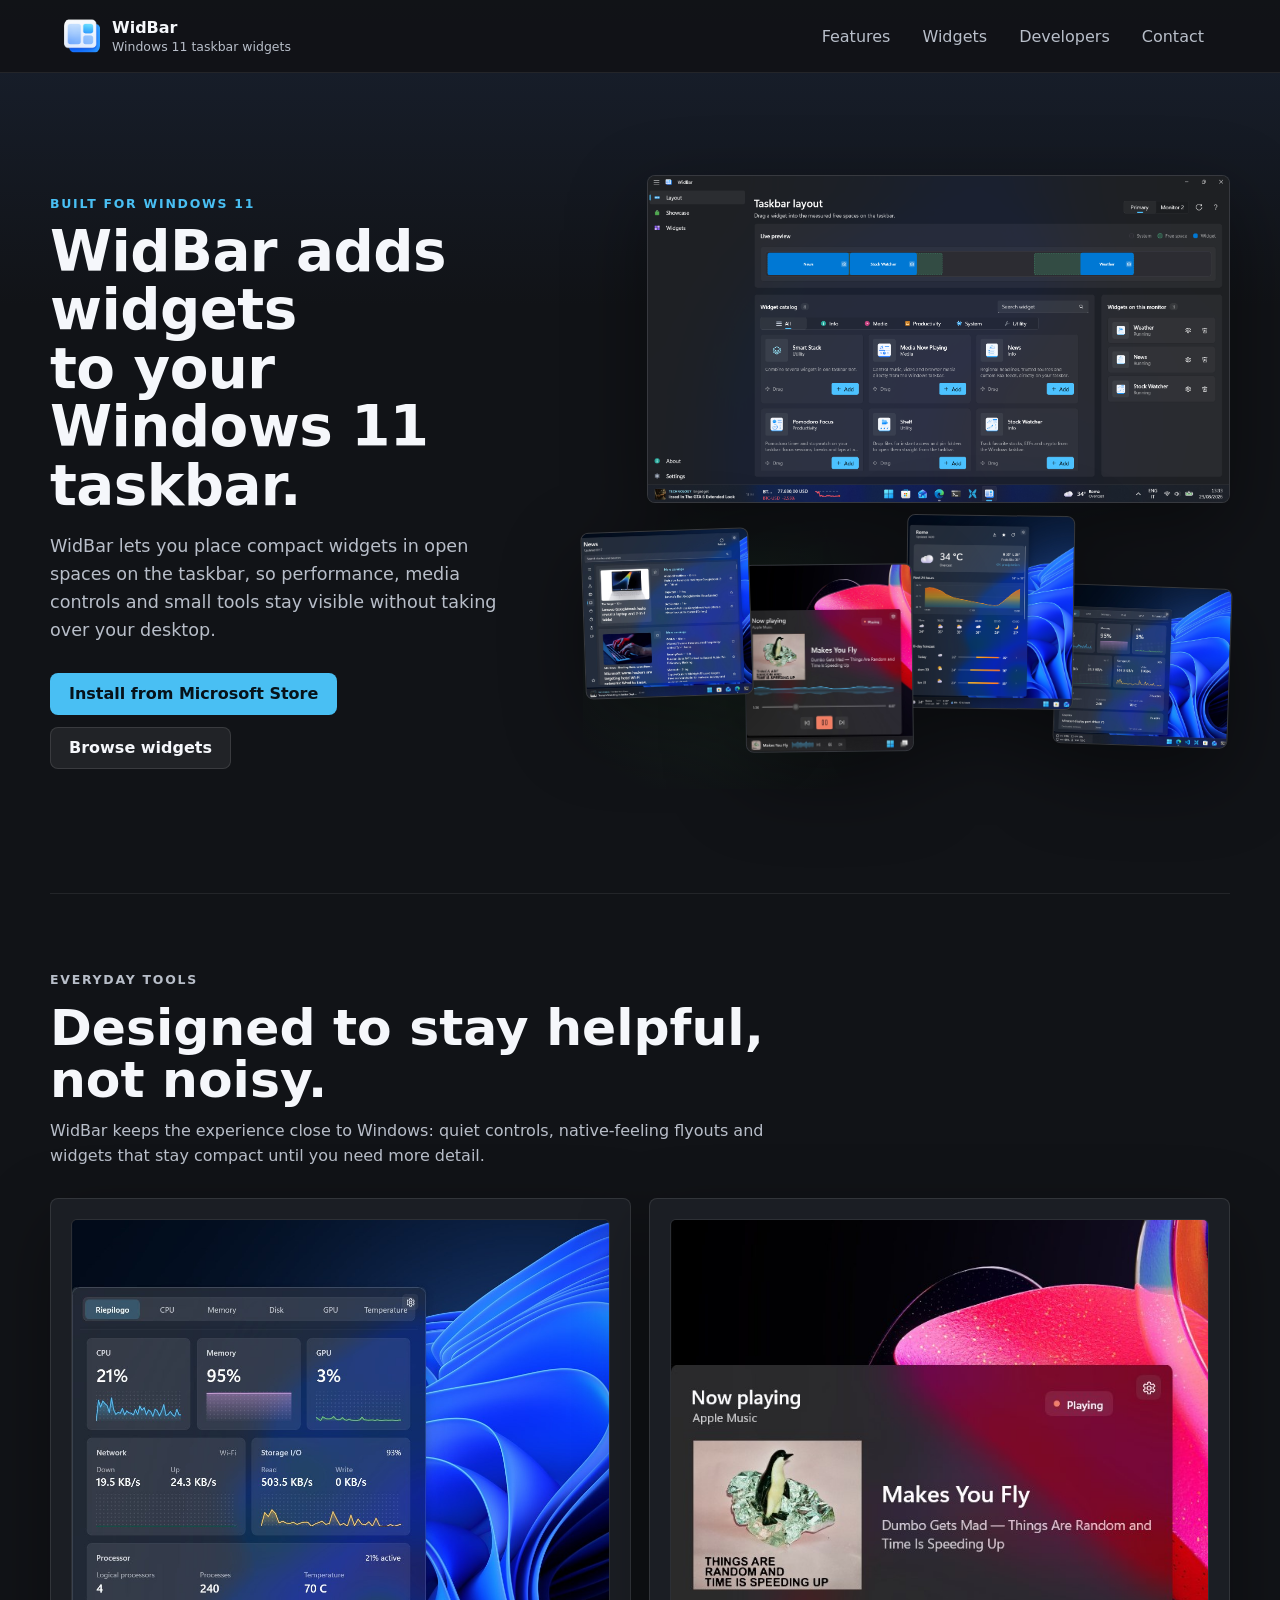
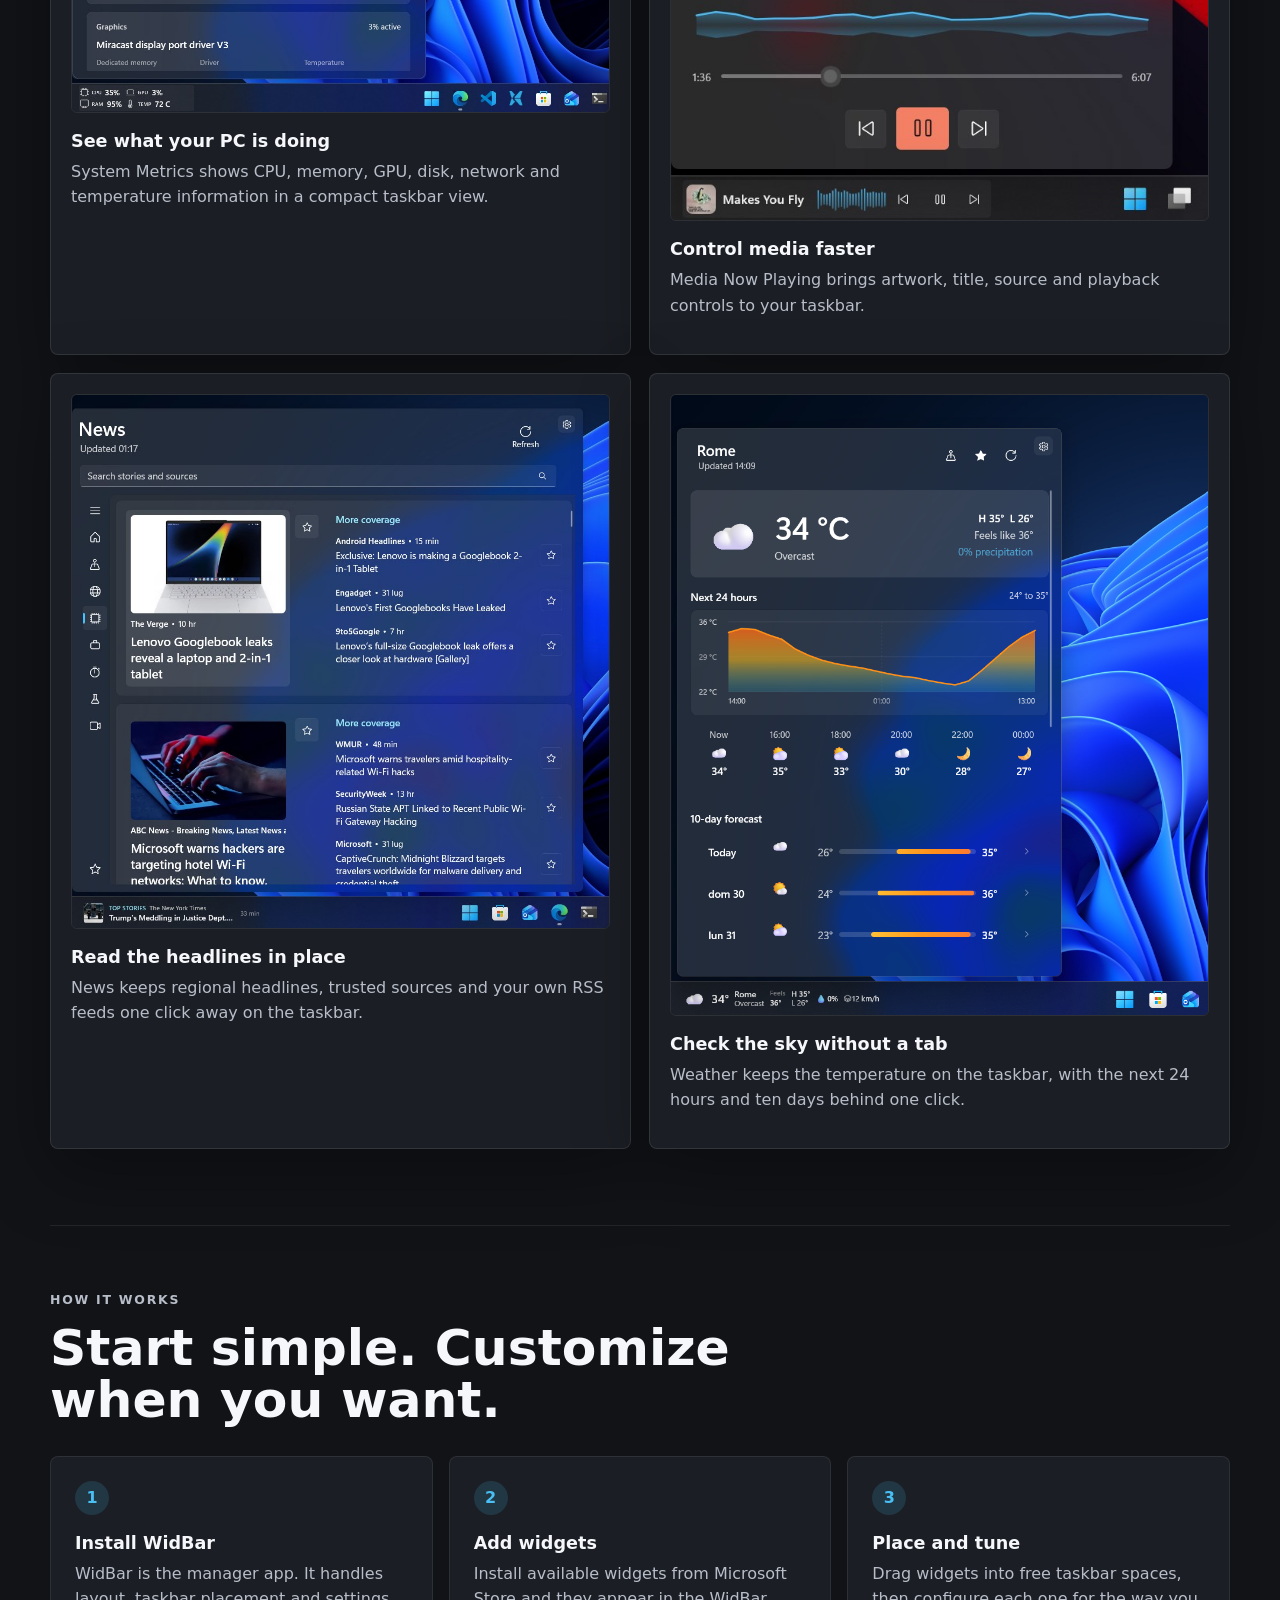
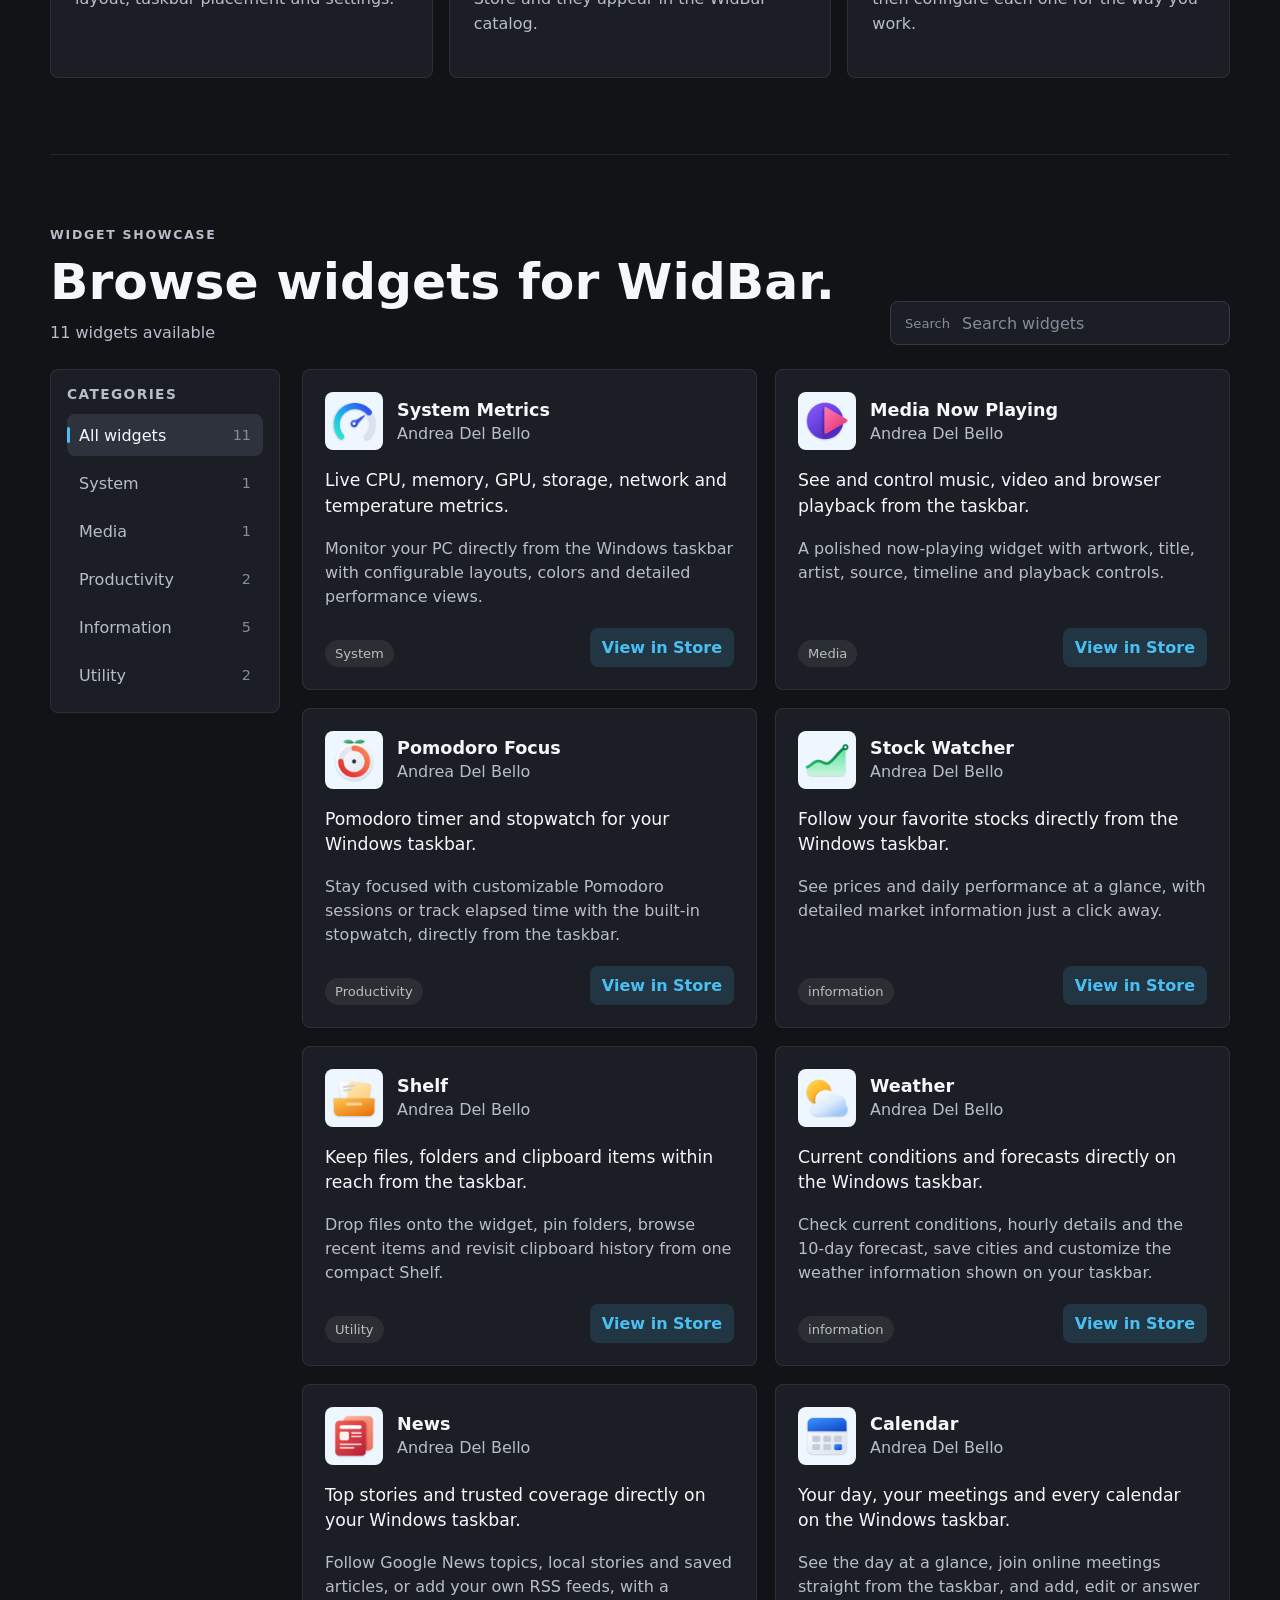
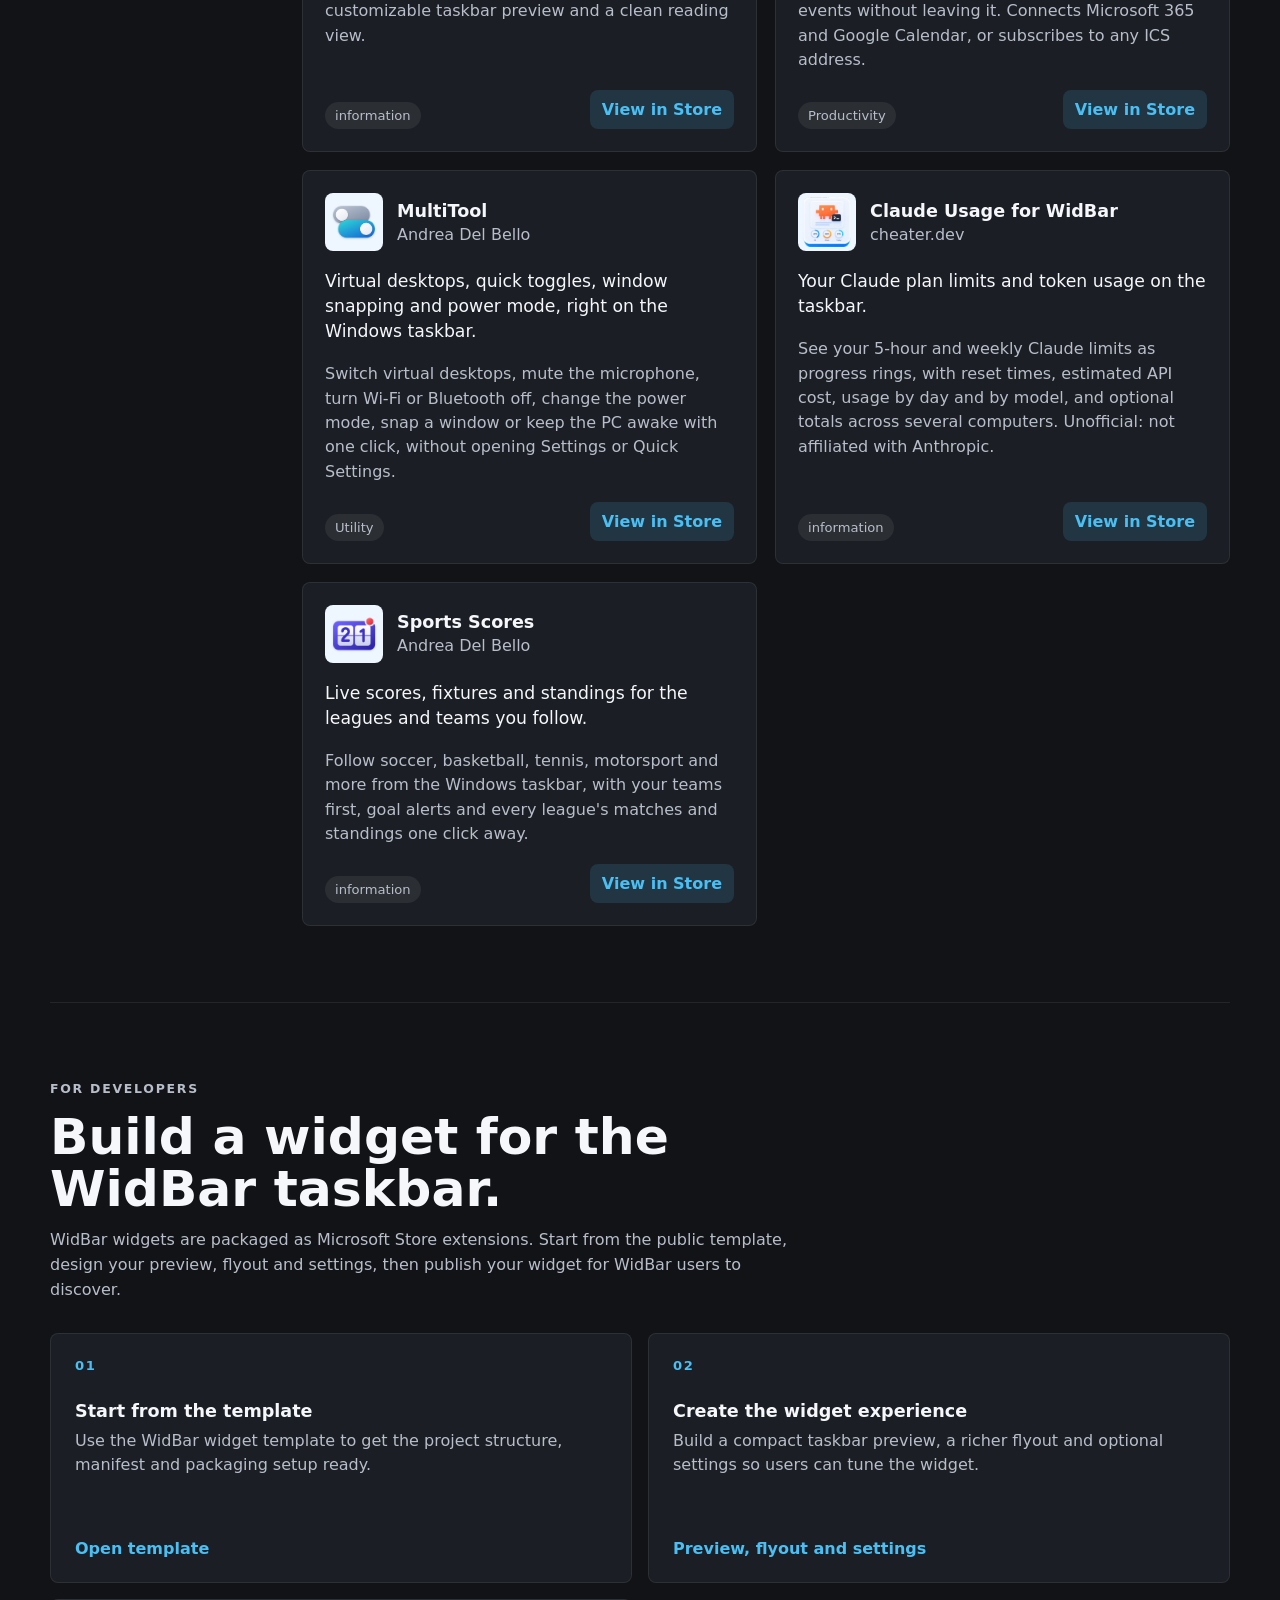
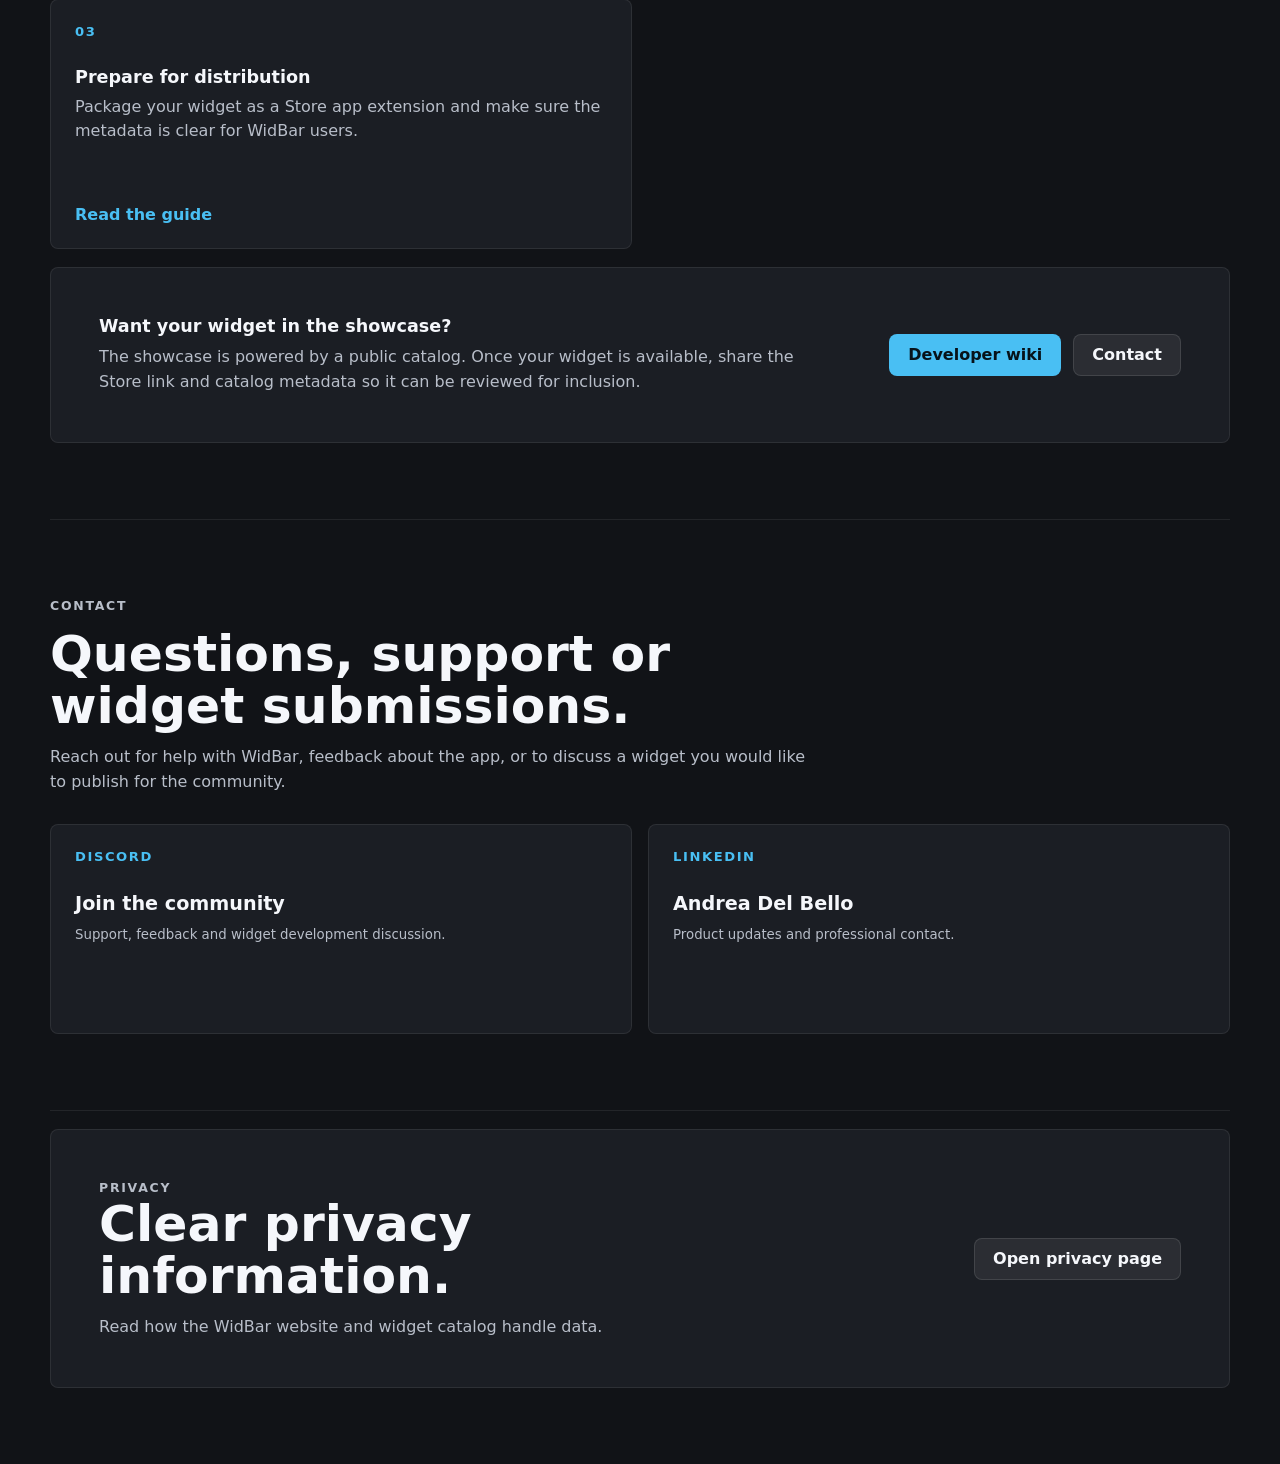
<file: index.html>
<!doctype html>
<html lang="en">
<head>
  <meta charset="utf-8">
  <meta name="viewport" content="width=device-width, initial-scale=1">
  <meta name="color-scheme" content="dark">
  <title>WidBar - Windows taskbar widgets</title>
  <meta name="description" content="WidBar adds clean, customizable widgets to the Windows 11 taskbar. Browse available widgets and install them from Microsoft Store.">
  <link rel="icon" href="assets/widbar-logo.png">
  <link rel="stylesheet" href="styles.css?v=6">
</head>
<body>
  <header class="site-header">
    <a class="brand" href="https://apps.microsoft.com/detail/9pkldnm83tp9" aria-label="Download WidBar from Microsoft Store">
      <img class="brand-logo" src="assets/widbar-logo.png" alt="" aria-hidden="true">
      <span>
        <strong>WidBar</strong>
        <small>Windows 11 taskbar widgets</small>
      </span>
    </a>

    <nav class="top-nav" aria-label="Primary navigation">
      <a href="#features">Features</a>
      <a href="#showcase">Widgets</a>
      <a href="#developers">Developers</a>
      <a href="#contact">Contact</a>
    </nav>
  </header>

  <main>
    <section class="hero" id="overview">
      <div class="hero-copy">
        <p class="eyebrow">Built for Windows 11</p>
        <h1>WidBar adds widgets to your Windows&nbsp;11 taskbar.</h1>
        <p class="hero-text">
          WidBar lets you place compact widgets in open spaces on the taskbar, so performance,
          media controls and small tools stay visible without taking over your desktop.
        </p>
        <div class="hero-actions">
          <a class="button button-primary" href="https://apps.microsoft.com/detail/9pkldnm83tp9">Install from Microsoft Store</a>
          <a class="button button-secondary" href="#showcase">Browse widgets</a>
        </div>
      </div>

      <figure class="hero-composition" aria-label="WidBar app and taskbar widgets">
        <img class="hero-layer hero-layer-main" src="assets/widbar-layout.png?v=2" alt="WidBar layout page showing widgets arranged on the Windows taskbar">
        <img class="hero-layer hero-layer-weather" src="assets/weather-flyout.png?v=2" alt="Weather widget flyout with current conditions and a ten day forecast">
        <img class="hero-layer hero-layer-media" src="assets/media-flyout.png" alt="Media widget flyout with album artwork and playback controls">
        <img class="hero-layer hero-layer-news" src="assets/news-flyout.png?v=2" alt="News widget flyout with top stories and sources">
        <img class="hero-layer hero-layer-metrics" src="assets/system-metrics-flyout.png" alt="System Metrics widget flyout with live performance graphs">
      </figure>
    </section>

    <section class="section" id="features">
      <div class="section-heading">
        <p class="eyebrow">Everyday tools</p>
        <h2>Designed to stay helpful, not noisy.</h2>
        <p>WidBar keeps the experience close to Windows: quiet controls, native-feeling flyouts and widgets that stay compact until you need more detail.</p>
      </div>

      <div class="feature-grid">
        <article class="feature-card">
          <img src="assets/system-metrics-flyout.png" alt="System Metrics widget flyout with CPU, memory, GPU and storage information">
          <h3>See what your PC is doing</h3>
          <p>System Metrics shows CPU, memory, GPU, disk, network and temperature information in a compact taskbar view.</p>
        </article>

        <article class="feature-card">
          <img src="assets/media-flyout.png" alt="Media widget flyout with artwork, timeline and playback controls">
          <h3>Control media faster</h3>
          <p>Media Now Playing brings artwork, title, source and playback controls to your taskbar.</p>
        </article>

        <article class="feature-card">
          <img src="assets/news-flyout.png?v=2" alt="News widget flyout with top stories, sources and related coverage">
          <h3>Read the headlines in place</h3>
          <p>News keeps regional headlines, trusted sources and your own RSS feeds one click away on the taskbar.</p>
        </article>

        <article class="feature-card">
          <img src="assets/weather-flyout.png?v=2" alt="Weather widget flyout with current conditions, hourly trend and ten day forecast">
          <h3>Check the sky without a tab</h3>
          <p>Weather keeps the temperature on the taskbar, with the next 24 hours and ten days behind one click.</p>
        </article>
      </div>
    </section>

    <section class="section workflow-section">
      <div class="section-heading">
        <p class="eyebrow">How it works</p>
        <h2>Start simple. Customize when you want.</h2>
      </div>

      <div class="workflow">
        <article>
          <span class="step-number">1</span>
          <h3>Install WidBar</h3>
          <p>WidBar is the manager app. It handles layout, taskbar placement and settings.</p>
        </article>
        <article>
          <span class="step-number">2</span>
          <h3>Add widgets</h3>
          <p>Install available widgets from Microsoft Store and they appear in the WidBar catalog.</p>
        </article>
        <article>
          <span class="step-number">3</span>
          <h3>Place and tune</h3>
          <p>Drag widgets into free taskbar spaces, then configure each one for the way you work.</p>
        </article>
      </div>
    </section>

    <section class="section showcase-section" id="showcase">
      <div class="showcase-heading">
        <div>
          <p class="eyebrow">Widget showcase</p>
          <h2>Browse widgets for WidBar.</h2>
          <p id="status">Loading the catalog...</p>
        </div>
        <label class="search">
          <span aria-hidden="true">Search</span>
          <input id="search" type="search" placeholder="Search widgets" autocomplete="off">
        </label>
      </div>

      <div class="catalog-layout">
        <aside class="category-panel" aria-label="Widget categories">
          <h3>Categories</h3>
          <div id="categoryFilters" class="category-list"></div>
        </aside>

        <div>
          <div id="widgets" class="widget-grid" aria-live="polite"></div>
        </div>
      </div>
    </section>

    <section class="section developer-section" id="developers">
      <div class="section-heading">
        <p class="eyebrow">For developers</p>
        <h2>Build a widget for the WidBar taskbar.</h2>
        <p>
          WidBar widgets are packaged as Microsoft Store extensions. Start from the public
          template, design your preview, flyout and settings, then publish your widget for
          WidBar users to discover.
        </p>
      </div>

      <div class="developer-grid">
        <article class="developer-card">
          <span class="developer-step">01</span>
          <h3>Start from the template</h3>
          <p>Use the WidBar widget template to get the project structure, manifest and packaging setup ready.</p>
          <a href="https://github.com/andelby/widbar-widget-template">Open template</a>
        </article>

        <article class="developer-card">
          <span class="developer-step">02</span>
          <h3>Create the widget experience</h3>
          <p>Build a compact taskbar preview, a richer flyout and optional settings so users can tune the widget.</p>
          <a href="https://github.com/andelby/widbar-widget-template/wiki/Preview-Flyout-Settings">Preview, flyout and settings</a>
        </article>

        <article class="developer-card">
          <span class="developer-step">03</span>
          <h3>Prepare for distribution</h3>
          <p>Package your widget as a Store app extension and make sure the metadata is clear for WidBar users.</p>
          <a href="https://github.com/andelby/widbar-widget-template/wiki">Read the guide</a>
        </article>
      </div>

      <div class="developer-panel">
        <div>
          <h3>Want your widget in the showcase?</h3>
          <p>
            The showcase is powered by a public catalog. Once your widget is available,
            share the Store link and catalog metadata so it can be reviewed for inclusion.
          </p>
        </div>
        <div class="developer-actions">
          <a class="button button-primary" href="https://github.com/andelby/widbar-widget-template/wiki">Developer wiki</a>
          <a class="button button-secondary" href="#contact">Contact</a>
        </div>
      </div>
    </section>

    <section class="section contact-section" id="contact">
      <div class="section-heading">
        <p class="eyebrow">Contact</p>
        <h2>Questions, support or widget submissions.</h2>
        <p>
          Reach out for help with WidBar, feedback about the app, or to discuss a widget
          you would like to publish for the community.
        </p>
      </div>

      <div class="contact-grid">
        <a class="contact-card" href="https://discord.gg/DfS27vaPjt" aria-label="Join the WidBar Discord server">
          <span>Discord</span>
          <strong>Join the community</strong>
          <small>Support, feedback and widget development discussion.</small>
        </a>

        <a class="contact-card" href="https://www.linkedin.com/in/andrea-delbello/" aria-label="Open LinkedIn profile">
          <span>LinkedIn</span>
          <strong>Andrea Del Bello</strong>
          <small>Product updates and professional contact.</small>
        </a>
      </div>
    </section>

    <section class="section privacy-teaser">
      <div class="privacy-panel">
        <div>
          <p class="eyebrow">Privacy</p>
          <h2>Clear privacy information.</h2>
          <p>Read how the WidBar website and widget catalog handle data.</p>
        </div>
        <a class="button button-secondary" href="privacy.html">Open privacy page</a>
      </div>
    </section>
  </main>

  <div class="image-lightbox" id="imageLightbox" hidden>
    <button class="image-lightbox-backdrop" type="button" aria-label="Close enlarged image"></button>
    <figure class="image-lightbox-panel" role="dialog" aria-modal="true" aria-label="Enlarged screenshot">
      <button class="image-lightbox-close" type="button" aria-label="Close enlarged image">Close</button>
      <img alt="">
      <figcaption></figcaption>
    </figure>
  </div>

  <template id="widget-template">
    <article class="widget-card">
      <div class="widget-top">
        <img class="widget-icon" alt="">
        <div>
          <h3></h3>
          <p class="publisher"></p>
        </div>
      </div>
      <p class="summary"></p>
      <p class="description"></p>
      <div class="widget-bottom">
        <div class="tags"></div>
        <a class="store-link">View in Store</a>
      </div>
    </article>
  </template>

  <script src="app.js?v=3" defer></script>
</body>
</html>
</file>
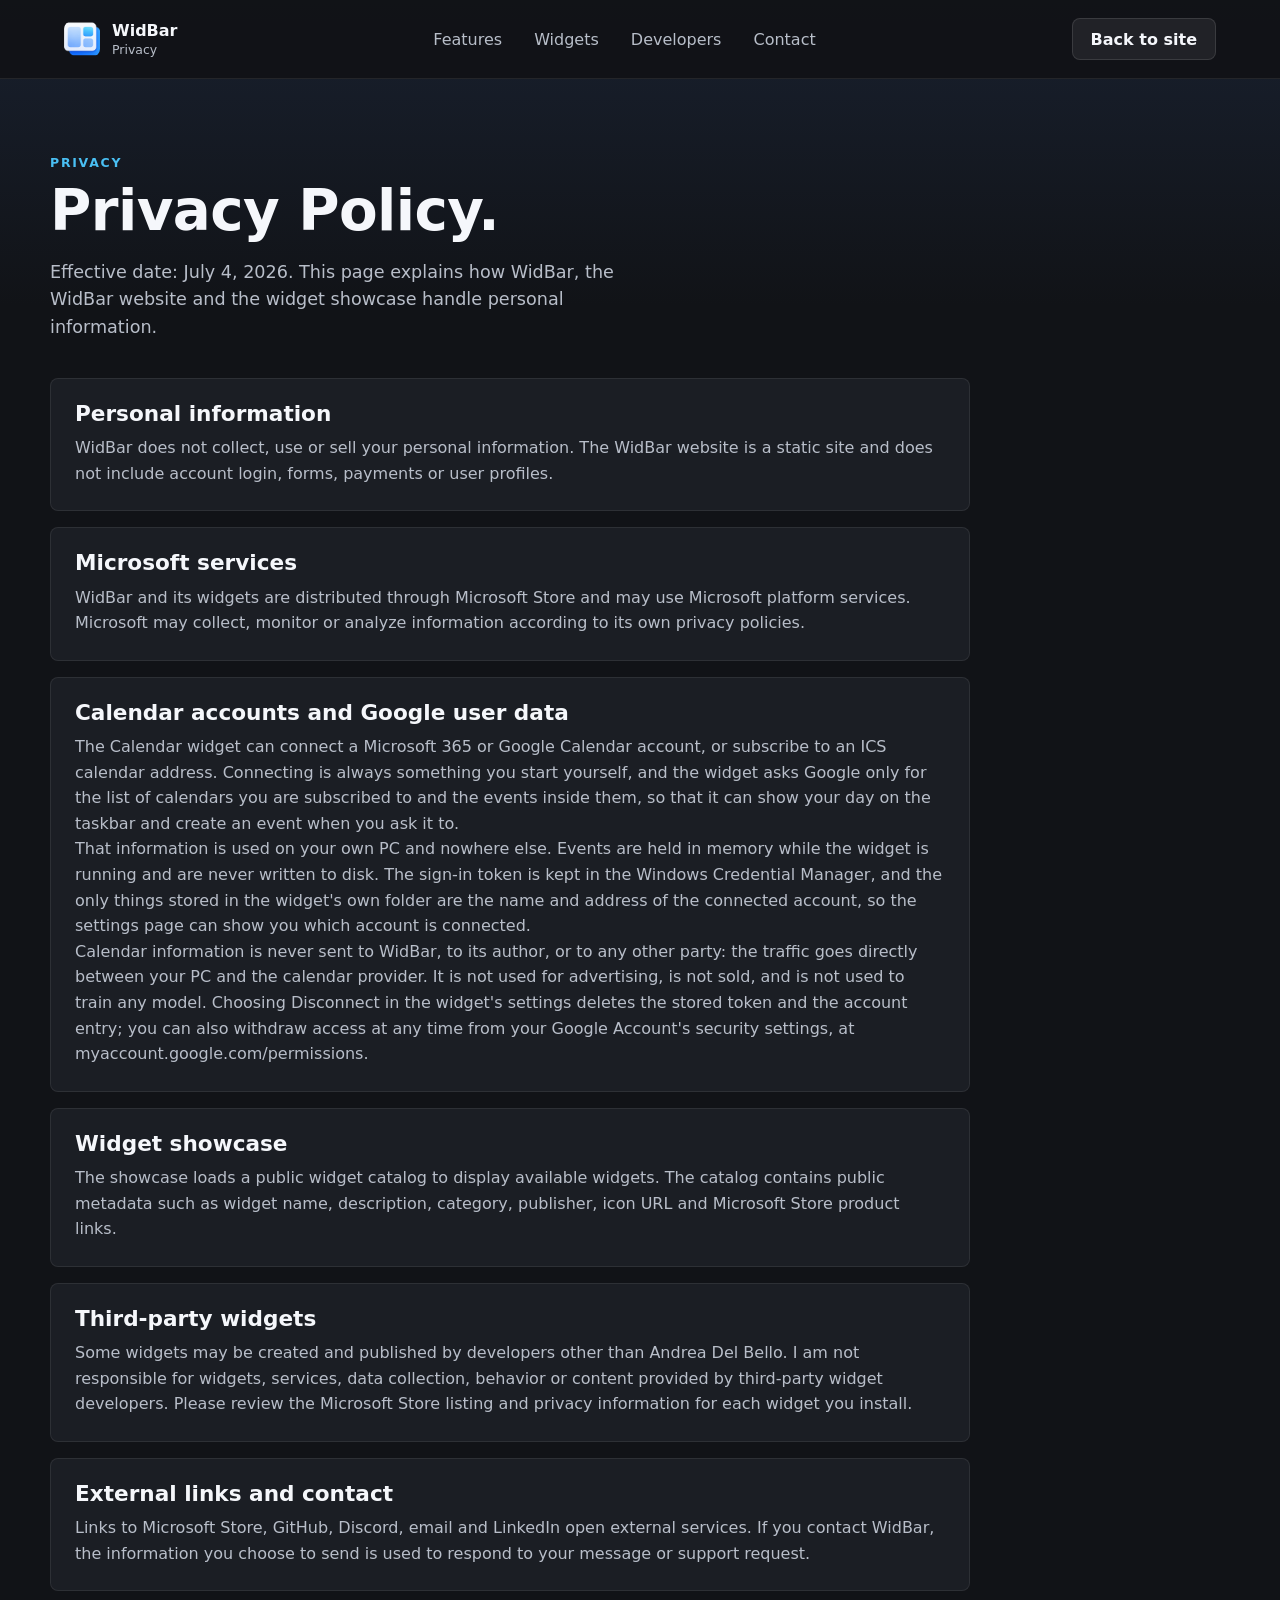
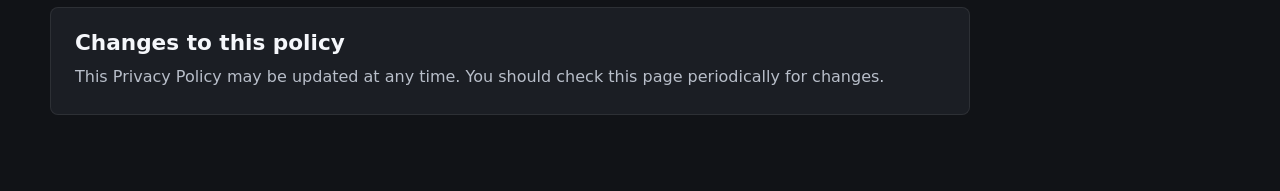
<file: privacy.html>
<!doctype html>
<html lang="en">
<head>
  <meta charset="utf-8">
  <meta name="viewport" content="width=device-width, initial-scale=1">
  <meta name="color-scheme" content="dark">
  <title>Privacy - WidBar</title>
  <meta name="description" content="Privacy policy for WidBar, the WidBar website and the widget showcase.">
  <link rel="icon" href="assets/widbar-logo.png">
  <link rel="stylesheet" href="styles.css?v=6">
</head>
<body>
  <header class="site-header">
    <a class="brand" href="https://apps.microsoft.com/detail/9pkldnm83tp9" aria-label="Download WidBar from Microsoft Store">
      <img class="brand-logo" src="assets/widbar-logo.png" alt="" aria-hidden="true">
      <span>
        <strong>WidBar</strong>
        <small>Privacy</small>
      </span>
    </a>

    <nav class="top-nav" aria-label="Primary navigation">
      <a href="./#features">Features</a>
      <a href="./#showcase">Widgets</a>
      <a href="./#developers">Developers</a>
      <a href="./#contact">Contact</a>
    </nav>

    <a class="button button-secondary" href="./">Back to site</a>
  </header>

  <main>
    <section class="privacy-page">
      <p class="eyebrow">Privacy</p>
      <h1>Privacy Policy.</h1>
      <p class="hero-text">
        Effective date: July 4, 2026. This page explains how WidBar, the WidBar website
        and the widget showcase handle personal information.
      </p>

      <div class="privacy-content">
        <article>
          <h2>Personal information</h2>
          <p>
            WidBar does not collect, use or sell your personal information. The WidBar
            website is a static site and does not include account login, forms, payments
            or user profiles.
          </p>
        </article>

        <article>
          <h2>Microsoft services</h2>
          <p>
            WidBar and its widgets are distributed through Microsoft Store and may use
            Microsoft platform services. Microsoft may collect, monitor or analyze
            information according to its own privacy policies.
          </p>
        </article>

        <article>
          <h2>Calendar accounts and Google user data</h2>
          <p>
            The Calendar widget can connect a Microsoft 365 or Google Calendar account,
            or subscribe to an ICS calendar address. Connecting is always something you
            start yourself, and the widget asks Google only for the list of calendars you
            are subscribed to and the events inside them, so that it can show your day on
            the taskbar and create an event when you ask it to.
          </p>
          <p>
            That information is used on your own PC and nowhere else. Events are held in
            memory while the widget is running and are never written to disk. The sign-in
            token is kept in the Windows Credential Manager, and the only things stored
            in the widget's own folder are the name and address of the connected account,
            so the settings page can show you which account is connected.
          </p>
          <p>
            Calendar information is never sent to WidBar, to its author, or to any other
            party: the traffic goes directly between your PC and the calendar provider.
            It is not used for advertising, is not sold, and is not used to train any
            model. Choosing Disconnect in the widget's settings deletes the stored token
            and the account entry; you can also withdraw access at any time from your
            Google Account's security settings, at
            <a href="https://myaccount.google.com/permissions">myaccount.google.com/permissions</a>.
          </p>
        </article>

        <article>
          <h2>Widget showcase</h2>
          <p>
            The showcase loads a public widget catalog to display available widgets. The
            catalog contains public metadata such as widget name, description, category,
            publisher, icon URL and Microsoft Store product links.
          </p>
        </article>

        <article>
          <h2>Third-party widgets</h2>
          <p>
            Some widgets may be created and published by developers other than Andrea
            Del Bello. I am not responsible for widgets, services, data collection,
            behavior or content provided by third-party widget developers. Please review
            the Microsoft Store listing and privacy information for each widget you install.
          </p>
        </article>

        <article>
          <h2>External links and contact</h2>
          <p>
            Links to Microsoft Store, GitHub, Discord, email and LinkedIn open external
            services. If you contact WidBar, the information you choose to send is used
            to respond to your message or support request.
          </p>
        </article>

        <article>
          <h2>Changes to this policy</h2>
          <p>
            This Privacy Policy may be updated at any time. You should check this page
            periodically for changes.
          </p>
        </article>
      </div>
    </section>
  </main>
</body>
</html>
</file>
<file: styles.css>
:root {
  color-scheme: dark;
  --bg: #111317;
  --panel: #1b1e24;
  --panel-2: #242831;
  --panel-3: #2d323d;
  --text: #f5f7fb;
  --muted: #b8bec9;
  --soft: #858d9b;
  --line: #363b46;
  --accent: #49bff3;
  --accent-2: #70d77a;
  --shadow: 0 24px 70px rgba(0, 0, 0, .34);
  font-family: "Segoe UI", system-ui, -apple-system, BlinkMacSystemFont, sans-serif;
}

* {
  box-sizing: border-box;
}

html {
  scroll-behavior: smooth;
}

body {
  margin: 0;
  min-height: 100vh;
  background: var(--bg);
  color: var(--text);
}

body.is-lightbox-open {
  overflow: hidden;
}

body::before {
  content: "";
  position: fixed;
  inset: 0;
  z-index: -1;
  background:
    linear-gradient(180deg, rgba(31, 44, 68, .52), rgba(17, 19, 23, .2) 34%, rgba(17, 19, 23, 1) 72%),
    #111317;
}

a {
  color: inherit;
  text-decoration: none;
}

img {
  display: block;
  max-width: 100%;
}

.site-header {
  position: sticky;
  top: 0;
  z-index: 10;
  display: flex;
  align-items: center;
  justify-content: space-between;
  gap: 24px;
  padding: 18px clamp(20px, 5vw, 72px);
  background: rgba(17, 19, 23, .94);
  border-bottom: 1px solid rgba(255, 255, 255, .08);
  transform: translateY(0);
  transition: transform .28s ease, background .18s ease, border-color .18s ease;
  will-change: transform;
}

.site-header.is-hidden {
  transform: translateY(-100%);
}

.brand {
  display: inline-flex;
  align-items: center;
  gap: 12px;
  min-width: max-content;
}

.brand-logo {
  width: 36px;
  height: 36px;
  object-fit: contain;
  border-radius: 8px;
}

.brand strong,
.brand small {
  display: block;
}

.brand strong {
  font-size: 1rem;
}

.brand small {
  margin-top: 2px;
  color: var(--muted);
  font-size: .78rem;
}

.top-nav {
  display: flex;
  align-items: center;
  gap: 8px;
  color: var(--muted);
}

.top-nav a {
  border-radius: 8px;
  padding: 8px 12px;
}

.top-nav a:hover {
  background: rgba(255, 255, 255, .07);
  color: var(--text);
}

.button {
  display: inline-flex;
  align-items: center;
  justify-content: center;
  min-height: 42px;
  border: 1px solid transparent;
  border-radius: 8px;
  padding: 0 18px;
  font-weight: 650;
  transition: transform .16s ease, background .16s ease, border-color .16s ease;
}

.button:hover {
  transform: translateY(-1px);
}

.button-primary {
  background: var(--accent);
  color: #071219;
}

.button-secondary {
  background: rgba(255, 255, 255, .07);
  border-color: rgba(255, 255, 255, .11);
  color: var(--text);
}

main {
  width: min(1180px, calc(100% - 40px));
  margin: 0 auto;
}

.hero {
  display: grid;
  /* Wide enough for the headline to set in four lines rather than six. */
  grid-template-columns: minmax(0, .84fr) minmax(520px, 1.16fr);
  align-items: center;
  gap: clamp(34px, 5vw, 72px);
  min-height: min(820px, calc(100vh - 60px));
  padding: 46px 0 48px;
}

.eyebrow {
  margin: 0 0 12px;
  color: var(--accent);
  font-size: .78rem;
  font-weight: 800;
  letter-spacing: .14em;
  text-transform: uppercase;
}

h1,
h2,
h3,
p {
  margin-top: 0;
}

h1 {
  margin-bottom: 18px;
  max-width: 700px;
  font-size: clamp(2.6rem, 4.4vw, 3.9rem);
  line-height: 1.04;
  letter-spacing: -.01em;
  /* Evens out the line lengths instead of leaving one orphan word per line. */
  text-wrap: balance;
}

h2 {
  margin-bottom: 12px;
  font-size: clamp(2rem, 4vw, 3.15rem);
  line-height: 1.03;
  letter-spacing: 0;
}

h3 {
  margin-bottom: 8px;
  font-size: 1.1rem;
}

.hero-text,
.section-heading p,
.showcase-heading p,
.workflow p,
.feature-card p {
  color: var(--muted);
  line-height: 1.58;
}

.hero-text {
  max-width: 620px;
  font-size: 1.1rem;
}

.hero-actions {
  display: flex;
  flex-wrap: wrap;
  gap: 12px;
  margin-top: 28px;
}

.feature-card {
  border: 1px solid rgba(255, 255, 255, .1);
  border-radius: 8px;
  background: var(--panel);
  box-shadow: var(--shadow);
  overflow: hidden;
}

.hero-composition {
  position: relative;
  min-height: clamp(520px, 48vw, 660px);
  margin: 0;
  isolation: isolate;
}

/* Soft glow behind the screenshots. */
.hero-composition::before {
  content: "";
  position: absolute;
  inset: 0;
  z-index: -1;
  /* Stops fade to their own hue at zero alpha. `transparent` is black, and
     fading through it leaves a grey rectangle the size of the element. */
  background:
    radial-gradient(58% 46% at 66% 26%, rgba(73, 191, 243, .2), rgba(73, 191, 243, 0) 72%),
    radial-gradient(42% 36% at 24% 78%, rgba(112, 215, 122, .1), rgba(112, 215, 122, 0) 74%);
}

.hero-layer {
  position: absolute;
  border: 1px solid rgba(255, 255, 255, .12);
  border-radius: 8px;
  background: var(--panel);
  box-shadow: 0 28px 80px rgba(0, 0, 0, .42);
  transition: transform .28s ease, scale .28s ease, border-color .28s ease, box-shadow .28s ease;
}

/* App behind, four widget flyouts fanned along the bottom. The stagger and the
   tilt are what keep them legible; flush and straight they read as one band. */
.hero-layer-main {
  top: 0;
  right: 0;
  width: 90%;
  z-index: 1;
}

.hero-layer-news {
  left: 0;
  bottom: 15%;
  width: 26%;
  z-index: 5;
  transform: rotate(-2deg);
  animation: heroFloat 7s ease-in-out infinite;
}

.hero-layer-media {
  left: 25%;
  bottom: 6%;
  width: 26%;
  z-index: 4;
  transform: rotate(-.6deg);
  animation: heroFloatAlt 8s ease-in-out infinite;
}

.hero-layer-weather {
  left: 50%;
  bottom: 13%;
  width: 26%;
  z-index: 3;
  transform: rotate(.8deg);
  animation: heroFloat 9s ease-in-out infinite;
}

.hero-layer-metrics {
  right: 0;
  bottom: 7%;
  width: 27%;
  z-index: 2;
  transform: rotate(2deg);
  animation: heroFloatAlt 10s ease-in-out infinite;
}

/* Hover nudges the stack apart. Each rule repeats its own tilt, or the card
   would snap straight as soon as the pointer arrived. */
.hero-composition:hover .hero-layer-main {
  transform: translateY(-6px);
}

.hero-composition:hover .hero-layer-news {
  transform: translateY(-10px) rotate(-3deg);
}

.hero-composition:hover .hero-layer-media {
  transform: translateY(-6px) rotate(-1.2deg);
}

.hero-composition:hover .hero-layer-weather {
  transform: translateY(-8px) rotate(1.4deg);
}

.hero-composition:hover .hero-layer-metrics {
  transform: translateY(-4px) rotate(3deg);
}

@keyframes heroFloat {
  0%,
  100% {
    translate: 0 0;
  }

  50% {
    translate: 0 -10px;
  }
}

@keyframes heroFloatAlt {
  0%,
  100% {
    translate: 0 0;
  }

  50% {
    translate: 0 8px;
  }
}

.section {
  padding: 76px 0;
  border-top: 1px solid rgba(255, 255, 255, .08);
}

.section-heading {
  max-width: 760px;
  margin-bottom: 30px;
}

.feature-grid {
  display: grid;
  /* Two across on a desktop, one when it narrows. With four screenshot-led
     cards, a wider card shows the widget; four in a row would squeeze each to
     under 290px and the screenshots would be unreadable. */
  grid-template-columns: repeat(auto-fit, minmax(420px, 1fr));
  gap: 18px;
}

.feature-card {
  padding: 20px;
}

.feature-card > img {
  width: 100%;
  border-radius: 6px;
  border: 1px solid rgba(255, 255, 255, .08);
  margin-bottom: 18px;
  transition: border-color .22s ease, opacity .22s ease;
}

.is-zoomable {
  cursor: pointer;
}

.is-zoomable:hover,
.is-zoomable:focus-visible {
  border-color: rgba(73, 191, 243, .62);
  outline: none;
}

/* Only the hero cards zoom, and the one under the pointer comes to the front.
   The zoom uses `scale` so it does not overwrite the tilt in `transform`. */
.hero-layer.is-zoomable:hover,
.hero-layer.is-zoomable:focus-visible {
  z-index: 6;
  scale: 1.12;
  box-shadow: 0 34px 90px rgba(0, 0, 0, .55);
}

.workflow-section {
  padding-top: 64px;
}

.workflow {
  display: grid;
  grid-template-columns: repeat(3, 1fr);
  gap: 16px;
}

.workflow article {
  padding: 24px;
  border: 1px solid rgba(255, 255, 255, .08);
  border-radius: 8px;
  background: var(--panel);
}

.step-number {
  display: grid;
  width: 34px;
  height: 34px;
  place-items: center;
  margin-bottom: 18px;
  border-radius: 50%;
  background: rgba(73, 191, 243, .15);
  color: var(--accent);
  font-weight: 800;
}

.showcase-section {
  padding-top: 70px;
}

.showcase-heading {
  display: flex;
  align-items: end;
  justify-content: space-between;
  gap: 24px;
  margin-bottom: 24px;
}

#status {
  margin-bottom: 0;
}

.search {
  display: flex;
  align-items: center;
  gap: 10px;
  width: min(100%, 340px);
  min-height: 44px;
  padding: 0 14px;
  border: 1px solid var(--line);
  border-radius: 8px;
  background: var(--panel);
  color: var(--soft);
}

.search span {
  font-size: .82rem;
}

.search input {
  width: 100%;
  border: 0;
  outline: 0;
  background: transparent;
  color: var(--text);
  font: inherit;
}

.search input::placeholder {
  color: var(--soft);
}

.catalog-layout {
  display: grid;
  grid-template-columns: 230px minmax(0, 1fr);
  gap: 22px;
}

.category-panel {
  align-self: start;
  position: sticky;
  top: 96px;
  padding: 16px;
  border: 1px solid rgba(255, 255, 255, .08);
  border-radius: 8px;
  background: var(--panel);
}

.category-panel h3 {
  margin-bottom: 12px;
  color: var(--muted);
  font-size: .86rem;
  letter-spacing: .1em;
  text-transform: uppercase;
}

.category-list {
  display: grid;
  gap: 6px;
}

.category-button {
  position: relative;
  display: flex;
  align-items: center;
  justify-content: space-between;
  width: 100%;
  min-height: 42px;
  border: 0;
  border-radius: 8px;
  padding: 0 12px;
  background: transparent;
  color: var(--muted);
  font: inherit;
  text-align: left;
  cursor: pointer;
}

.category-button:hover {
  background: var(--panel-2);
  color: var(--text);
}

.category-button.is-active {
  background: var(--panel-3);
  color: var(--text);
}

/* Short accent bar, the way Windows marks a selected item. A full-height edge
   fights the rounded corners and reads as a stray sliver. */
.category-button.is-active::before {
  content: "";
  position: absolute;
  left: 0;
  top: 50%;
  translate: 0 -50%;
  width: 3px;
  height: 16px;
  border-radius: 2px;
  background: var(--accent);
}

.category-count {
  color: var(--soft);
  font-size: .9rem;
}

.widget-grid {
  display: grid;
  grid-template-columns: repeat(2, minmax(0, 1fr));
  gap: 18px;
}

.widget-card {
  display: flex;
  min-height: 290px;
  flex-direction: column;
  gap: 18px;
  padding: 22px;
  border: 1px solid rgba(255, 255, 255, .08);
  border-radius: 8px;
  background: var(--panel);
  transition: transform .18s ease, border-color .18s ease, background .18s ease;
}

.widget-card:hover {
  transform: translateY(-2px);
  border-color: rgba(73, 191, 243, .5);
  background: var(--panel-2);
}

.widget-top {
  display: flex;
  align-items: center;
  gap: 14px;
}

.widget-icon {
  width: 58px;
  height: 58px;
  object-fit: contain;
  border-radius: 8px;
  background: #eef6ff;
  padding: 4px;
}

.widget-top h3 {
  margin-bottom: 4px;
}

.publisher,
.summary,
.description {
  color: var(--muted);
}

.publisher,
.description {
  margin-bottom: 0;
}

.summary {
  margin-bottom: 0;
  color: var(--text);
  font-size: 1.08rem;
  line-height: 1.45;
}

.description {
  line-height: 1.52;
}

.widget-bottom {
  display: flex;
  align-items: end;
  justify-content: space-between;
  gap: 18px;
  margin-top: auto;
}

.tags {
  display: flex;
  flex-wrap: wrap;
  gap: 6px;
}

.tags span {
  border-radius: 999px;
  padding: 6px 10px;
  background: rgba(255, 255, 255, .07);
  color: var(--muted);
  font-size: .82rem;
}

.store-link {
  min-width: max-content;
  border-radius: 8px;
  padding: 10px 12px;
  background: rgba(73, 191, 243, .14);
  color: var(--accent);
  font-weight: 700;
}

.store-link:hover {
  background: var(--accent);
  color: #06151f;
}

.empty-state {
  grid-column: 1 / -1;
  min-height: 190px;
  display: grid;
  place-items: center;
  padding: 34px;
  border: 1px dashed var(--line);
  border-radius: 8px;
  color: var(--muted);
  text-align: center;
}

.js .reveal {
  opacity: 0;
  transform: translateY(22px);
  transition: opacity .62s ease, transform .62s ease;
}

.js .reveal.is-visible {
  opacity: 1;
  transform: translateY(0);
}

.image-lightbox[hidden] {
  display: none;
}

.image-lightbox {
  position: fixed;
  inset: 0;
  z-index: 100;
  display: grid;
  place-items: center;
  padding: clamp(18px, 5vw, 56px);
  animation: lightboxFade .16s ease both;
}

.image-lightbox-backdrop {
  position: absolute;
  inset: 0;
  border: 0;
  background: rgba(5, 7, 11, .82);
  cursor: zoom-out;
}

.image-lightbox-panel {
  position: relative;
  display: grid;
  gap: 12px;
  width: min(1180px, 96vw);
  max-height: 90vh;
  margin: 0;
  animation: lightboxLift .2s ease both;
}

.image-lightbox-panel img {
  width: 100%;
  max-height: 78vh;
  object-fit: contain;
  border: 1px solid rgba(255, 255, 255, .16);
  border-radius: 8px;
  background: var(--panel);
  box-shadow: 0 32px 90px rgba(0, 0, 0, .55);
}

.image-lightbox-panel figcaption {
  color: var(--muted);
  font-size: .92rem;
  line-height: 1.45;
  text-align: center;
}

.image-lightbox-close {
  justify-self: end;
  min-height: 38px;
  border: 1px solid rgba(255, 255, 255, .13);
  border-radius: 8px;
  padding: 0 14px;
  background: var(--panel-2);
  color: var(--text);
  font: inherit;
  font-weight: 650;
  cursor: pointer;
}

.image-lightbox-close:hover,
.image-lightbox-close:focus-visible {
  background: var(--panel-3);
  outline: none;
}

@keyframes lightboxFade {
  from {
    opacity: 0;
  }

  to {
    opacity: 1;
  }
}

@keyframes lightboxLift {
  from {
    opacity: 0;
    transform: translateY(12px) scale(.985);
  }

  to {
    opacity: 1;
    transform: translateY(0) scale(1);
  }
}

.developer-grid,
.contact-grid {
  display: grid;
  grid-template-columns: repeat(2, minmax(0, 1fr));
  gap: 16px;
}

.developer-card,
.contact-card {
  display: flex;
  min-height: 250px;
  flex-direction: column;
  padding: 24px;
  border: 1px solid rgba(255, 255, 255, .08);
  border-radius: 8px;
  background: var(--panel);
}

.developer-step,
.contact-card span {
  margin-bottom: 28px;
  color: var(--accent);
  font-size: .82rem;
  font-weight: 800;
  letter-spacing: .12em;
  text-transform: uppercase;
}

.developer-card p,
.contact-card small {
  color: var(--muted);
  line-height: 1.55;
}

.developer-card p {
  margin-bottom: 24px;
}

.developer-card a {
  margin-top: auto;
  color: var(--accent);
  font-weight: 700;
}

.developer-card a:hover,
.contact-card:hover strong {
  color: var(--accent);
}

.developer-panel,
.privacy-panel {
  display: flex;
  align-items: center;
  justify-content: space-between;
  gap: 32px;
  margin-top: 18px;
  padding: clamp(28px, 5vw, 48px);
  border: 1px solid rgba(255, 255, 255, .08);
  border-radius: 8px;
  background: var(--panel);
}

.developer-panel > div:first-child,
.privacy-panel > div:first-child {
  max-width: 720px;
}

.developer-panel p,
.privacy-panel p {
  margin-bottom: 0;
  color: var(--muted);
  line-height: 1.58;
}

.developer-actions {
  display: flex;
  flex-wrap: wrap;
  justify-content: flex-end;
  gap: 12px;
}

.contact-card {
  min-height: 210px;
  color: var(--text);
}

.contact-card strong,
.contact-card small {
  display: block;
}

.contact-card strong {
  margin-bottom: 10px;
  font-size: 1.2rem;
}

.privacy-teaser {
  padding-top: 0;
}

.privacy-page {
  max-width: 920px;
  padding: 76px 0;
}

.privacy-page h1 {
  max-width: 820px;
}

.privacy-content {
  display: grid;
  gap: 16px;
  margin-top: 36px;
}

.privacy-content article {
  padding: 24px;
  border: 1px solid rgba(255, 255, 255, .08);
  border-radius: 8px;
  background: var(--panel);
}

.privacy-content h2 {
  margin-bottom: 10px;
  font-size: 1.35rem;
}

.privacy-content p {
  margin-bottom: 0;
  color: var(--muted);
  line-height: 1.6;
}

@media (max-width: 1180px) {
  .site-header {
    position: static;
    align-items: flex-start;
    flex-direction: column;
    gap: 14px;
    padding: 16px 20px;
  }

  .brand-logo {
    width: 32px;
    height: 32px;
  }

  .brand small {
    font-size: .72rem;
  }

  .top-nav {
    display: flex;
    width: 100%;
    gap: 4px;
    overflow-x: auto;
    padding-bottom: 2px;
    scrollbar-width: none;
  }

  .top-nav::-webkit-scrollbar {
    display: none;
  }

  .top-nav a {
    flex: 0 0 auto;
    padding: 7px 10px;
    font-size: .92rem;
  }

  .hero {
    grid-template-columns: 1fr;
    min-height: auto;
    padding-top: 42px;
  }

  .hero-composition {
    min-height: auto;
    display: grid;
    gap: 14px;
  }

  .hero-composition::before {
    display: none;
  }

  .hero-layer {
    position: static;
    width: 100%;
  }

  .hero-layer-media,
  .hero-layer-metrics {
    display: none;
  }

  .workflow {
    grid-template-columns: 1fr;
  }

  .developer-grid,
  .contact-grid {
    grid-template-columns: 1fr;
  }

  .developer-panel,
  .privacy-panel {
    align-items: flex-start;
    flex-direction: column;
  }

  .developer-actions {
    justify-content: flex-start;
  }

  .showcase-heading {
    align-items: stretch;
    flex-direction: column;
  }

  .search {
    width: 100%;
  }

  .catalog-layout {
    grid-template-columns: 1fr;
  }

  .category-panel {
    position: static;
  }

  .category-list {
    display: flex;
    flex-wrap: wrap;
  }

  .category-button {
    width: auto;
  }
}

@media (max-width: 720px) {
  main {
    width: min(100% - 32px, 1180px);
  }

  h1 {
    font-size: clamp(2.25rem, 10vw, 3rem);
  }

  .widget-grid {
    grid-template-columns: 1fr;
  }

  .widget-bottom,
  .developer-actions {
    align-items: stretch;
    flex-direction: column;
  }
}

@media (prefers-reduced-motion: reduce) {
  html {
    scroll-behavior: auto;
  }

  *,
  *::before,
  *::after {
    animation-duration: .01ms !important;
    animation-iteration-count: 1 !important;
    scroll-behavior: auto !important;
    transition-duration: .01ms !important;
  }

  .js .reveal {
    opacity: 1;
    transform: none;
  }
}
</file>
